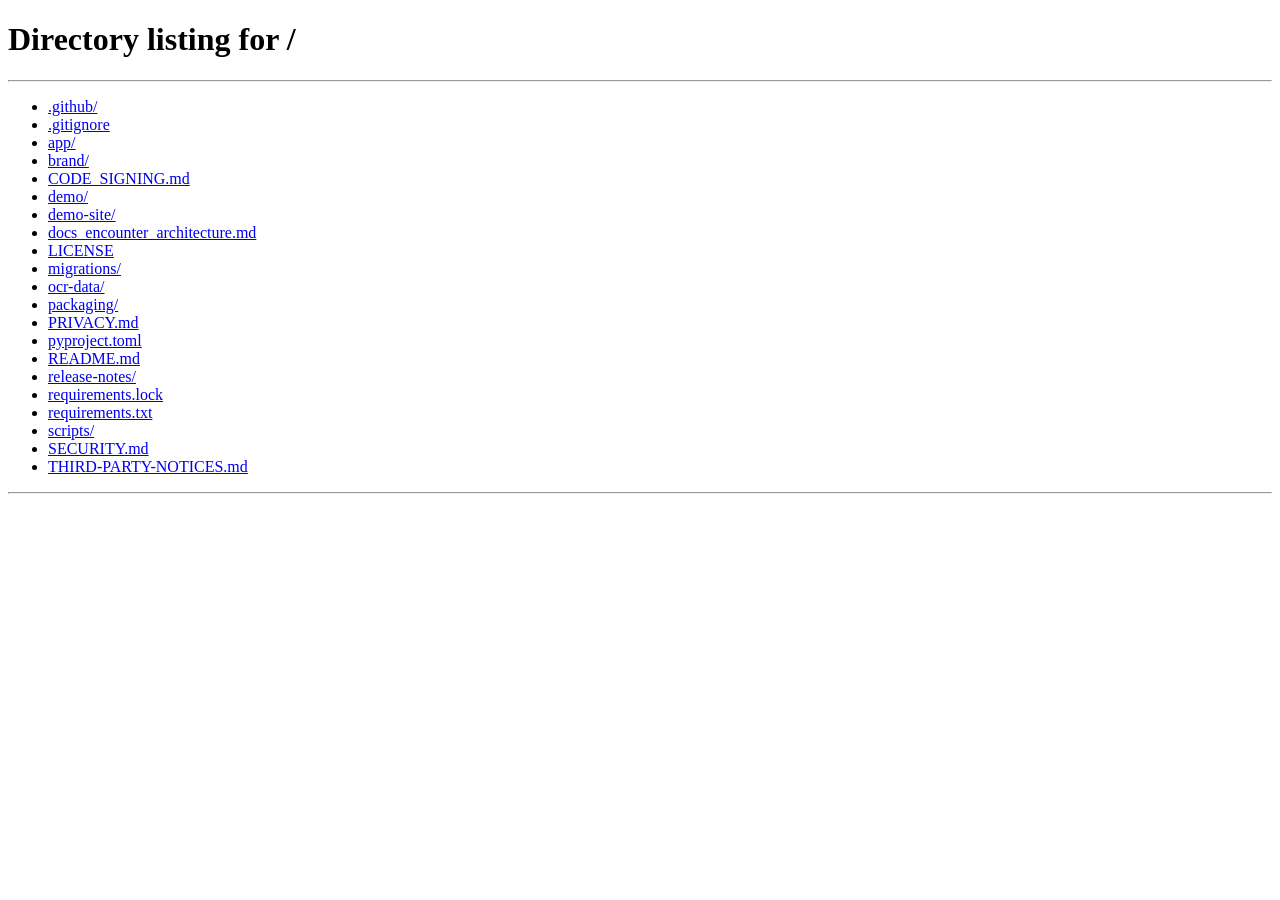
<file: demo-site/settings/index.html>
<!doctype html>
<html lang="en">
<head>
  <meta charset="UTF-8" />
  <meta http-equiv="refresh" content="0; url=/" />
  <meta name="viewport" content="width=device-width, initial-scale=1" />
  <meta name="theme-color" content="#0F1117" />
  <title>Sightline Demo</title>
  <link rel="icon" href="/favicons/favicon.svg" type="image/svg+xml" />
</head>
<body>
  <a href="/">Continue to Sightline demo</a>
</body>
</html>
</file>
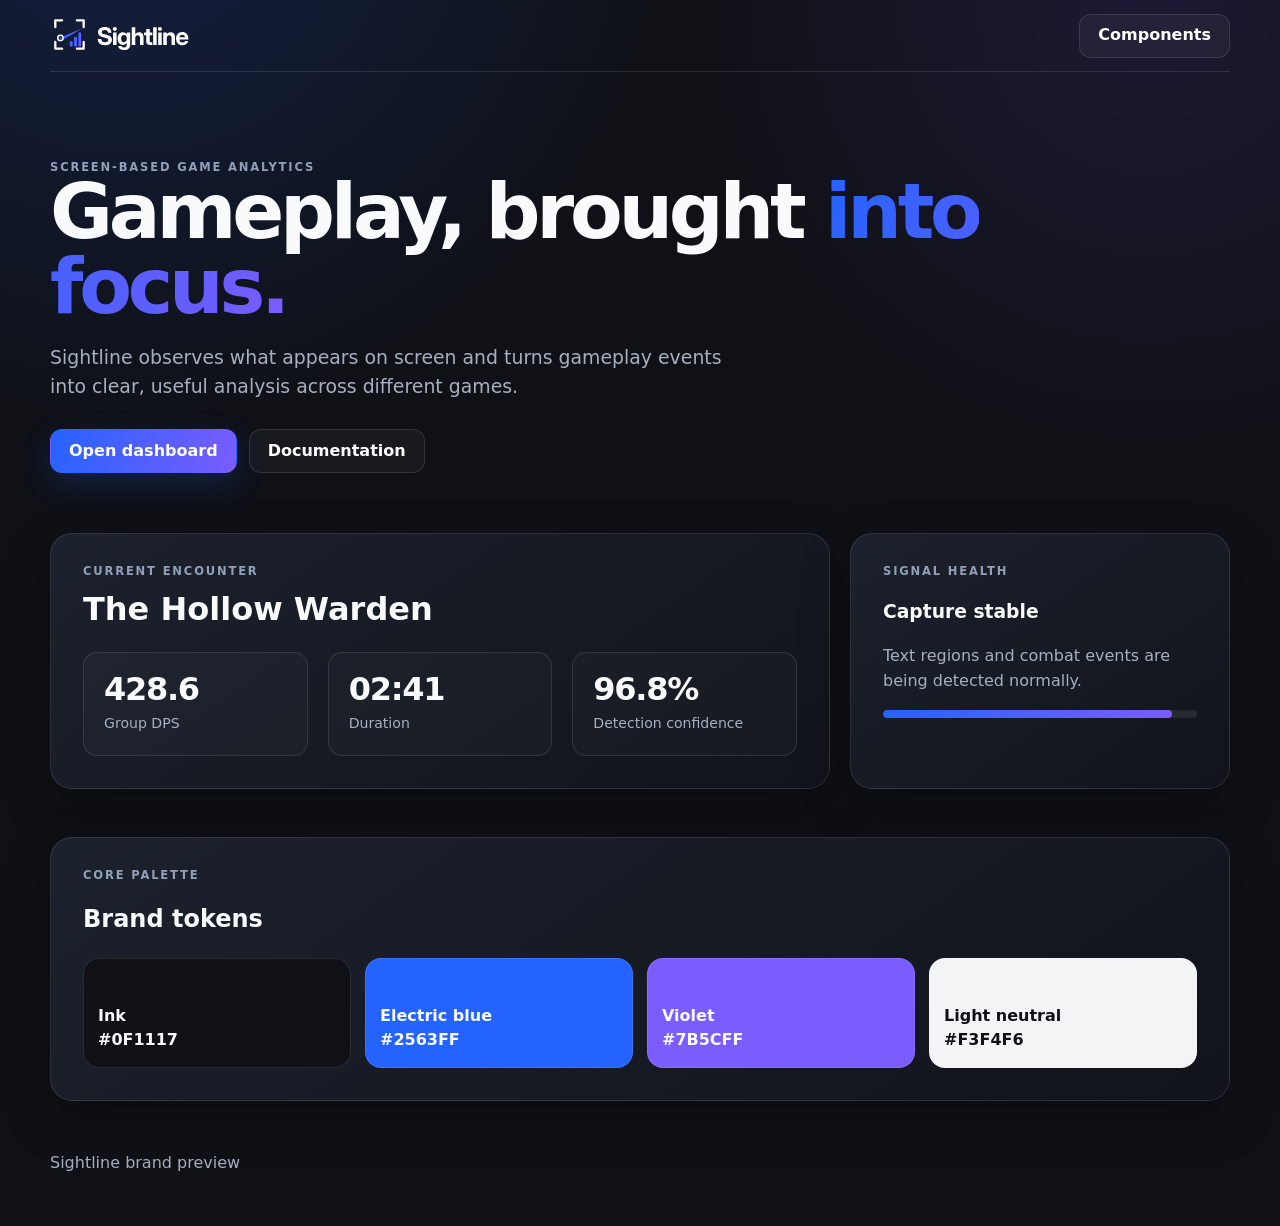
<file: brand/web/brand-preview.html>
<!doctype html><html lang="en"><head><meta charset="utf-8"><meta name="viewport" content="width=device-width,initial-scale=1"><title>Sightline Brand Preview</title><link rel="icon" href="../favicons/favicon.svg"><link rel="stylesheet" href="sightline-theme.css"><style>
.hero{padding:90px 0 60px} .hero p{max-width:700px;font-size:1.18rem} .panel{padding:28px} .swatches{display:grid;grid-template-columns:repeat(4,1fr);gap:14px} .swatch{height:110px;border-radius:16px;padding:14px;display:flex;align-items:end;font-weight:700;border:1px solid var(--sl-border)} @media(max-width:720px){.swatches{grid-template-columns:1fr 1fr}}
</style></head><body><div class="sl-shell"><nav class="sl-nav"><img class="sl-nav__brand" src="../logos/svg/sightline-logo-dark.svg" alt="Sightline"><a class="sl-button sl-button--secondary" href="#components">Components</a></nav>
<section class="hero"><div class="sl-eyebrow">Screen-based game analytics</div><h1 class="sl-title">Gameplay, brought <span class="sl-gradient-text">into focus.</span></h1><p class="sl-muted">Sightline observes what appears on screen and turns gameplay events into clear, useful analysis across different games.</p><div style="display:flex;gap:12px;margin-top:28px"><a class="sl-button" href="#dashboard">Open dashboard</a><a class="sl-button sl-button--secondary" href="#docs">Documentation</a></div></section>
<section id="dashboard" class="sl-grid" style="margin-bottom:48px"><article class="sl-card" style="grid-column:span 8"><div class="sl-card__body"><div class="sl-eyebrow">Current encounter</div><h2 style="font:650 2rem var(--sl-font-display);margin:12px 0 24px">The Hollow Warden</h2><div class="sl-grid"><div class="sl-stat" style="grid-column:span 4"><div class="sl-stat__value">428.6</div><div class="sl-stat__label">Group DPS</div></div><div class="sl-stat" style="grid-column:span 4"><div class="sl-stat__value">02:41</div><div class="sl-stat__label">Duration</div></div><div class="sl-stat" style="grid-column:span 4"><div class="sl-stat__value">96.8%</div><div class="sl-stat__label">Detection confidence</div></div></div></div></article><article class="sl-card" style="grid-column:span 4"><div class="sl-card__body"><div class="sl-eyebrow">Signal health</div><h3>Capture stable</h3><p class="sl-muted">Text regions and combat events are being detected normally.</p><div class="sl-meter"><span style="width:92%"></span></div></div></article></section>
<section id="components" class="sl-card"><div class="sl-card__body"><div class="sl-eyebrow">Core palette</div><h2>Brand tokens</h2><div class="swatches"><div class="swatch" style="background:#0F1117">Ink<br>#0F1117</div><div class="swatch" style="background:#2563FF">Electric blue<br>#2563FF</div><div class="swatch" style="background:#7B5CFF">Violet<br>#7B5CFF</div><div class="swatch" style="background:#F3F4F6;color:#0F1117">Light neutral<br>#F3F4F6</div></div></div></section><footer style="padding:50px 0;color:var(--sl-text-muted)">Sightline brand preview</footer></div></body></html>
</file>
<file: brand/web/sightline-theme.css>
@import url("./sightline-tokens.css");

*, *::before, *::after { box-sizing: border-box; }
html { color-scheme: dark; }
body {
  margin: 0;
  min-height: 100vh;
  color: var(--sl-text);
  background:
    radial-gradient(circle at 10% -10%, rgba(37, 99, 255, .19), transparent 34rem),
    radial-gradient(circle at 90% 0%, rgba(123, 92, 255, .12), transparent 28rem),
    var(--sl-ink);
  font-family: var(--sl-font-body);
  line-height: 1.55;
  -webkit-font-smoothing: antialiased;
}

a { color: #8FB0FF; text-decoration-color: rgba(143,176,255,.45); text-underline-offset: .2em; }
a:hover { color: #B4C9FF; }

.sl-shell { width: min(1180px, calc(100% - 32px)); margin-inline: auto; }
.sl-nav {
  display: flex; align-items: center; justify-content: space-between; gap: 24px;
  min-height: 72px; border-bottom: 1px solid var(--sl-border);
}
.sl-nav__brand { height: 40px; width: auto; }
.sl-eyebrow { color: #91A0B8; font: 700 .72rem/1 var(--sl-font-body); letter-spacing: .16em; text-transform: uppercase; }
.sl-title { margin: 0; font: 650 clamp(2.4rem, 6vw, 5.8rem)/.98 var(--sl-font-display); letter-spacing: -.055em; }
.sl-gradient-text { background: var(--sl-gradient-sightline); -webkit-background-clip: text; background-clip: text; color: transparent; }
.sl-muted { color: var(--sl-text-muted); }
.sl-card {
  background: linear-gradient(145deg, rgba(29,35,48,.92), rgba(17,20,27,.92));
  border: 1px solid var(--sl-border); border-radius: var(--sl-radius-lg);
  box-shadow: var(--sl-shadow-card); backdrop-filter: blur(16px);
}
.sl-card__body { padding: clamp(20px, 3vw, 32px); }
.sl-button {
  display: inline-flex; align-items: center; justify-content: center; gap: 10px;
  min-height: 44px; padding: 0 18px; border-radius: 12px; border: 1px solid transparent;
  background: var(--sl-gradient-sightline); color: white; font-weight: 700; text-decoration: none;
  box-shadow: 0 10px 30px rgba(37,99,255,.2); transition: transform .16s ease, filter .16s ease;
}
.sl-button:hover { color: white; transform: translateY(-1px); filter: brightness(1.08); }
.sl-button--secondary { background: rgba(255,255,255,.04); border-color: var(--sl-border); box-shadow: none; }
.sl-button:focus-visible, input:focus-visible, select:focus-visible, textarea:focus-visible { outline: none; box-shadow: var(--sl-focus-ring); }
.sl-stat { padding: 20px; border: 1px solid var(--sl-border); border-radius: var(--sl-radius-md); background: rgba(255,255,255,.025); }
.sl-stat__value { font: 650 2rem/1 var(--sl-font-display); letter-spacing: -.04em; }
.sl-stat__label { margin-top: 8px; color: var(--sl-text-muted); font-size: .88rem; }
.sl-grid { display: grid; grid-template-columns: repeat(12, minmax(0, 1fr)); gap: 20px; }
.sl-table { width: 100%; border-collapse: collapse; overflow: hidden; border-radius: var(--sl-radius-md); }
.sl-table th { color: #9AA7BA; font-size: .73rem; letter-spacing: .11em; text-transform: uppercase; text-align: left; }
.sl-table th, .sl-table td { padding: 14px 16px; border-bottom: 1px solid var(--sl-border); }
.sl-table tbody tr:hover { background: rgba(255,255,255,.028); }
.sl-meter { height: 8px; overflow: hidden; border-radius: 999px; background: rgba(255,255,255,.08); }
.sl-meter > span { display: block; height: 100%; border-radius: inherit; background: var(--sl-gradient-sightline); }
.sl-chart-grid { stroke: rgba(255,255,255,.08); }
.sl-chart-primary { stroke: var(--sl-primary); fill: var(--sl-primary); }
.sl-chart-accent { stroke: var(--sl-accent); fill: var(--sl-accent); }
@media (max-width: 720px) { .sl-grid { grid-template-columns: 1fr; } .sl-grid > * { grid-column: 1 !important; } }
@media (prefers-reduced-motion: reduce) { *,*::before,*::after { scroll-behavior: auto !important; transition-duration: .01ms !important; animation-duration: .01ms !important; animation-iteration-count: 1 !important; } }
</file>
